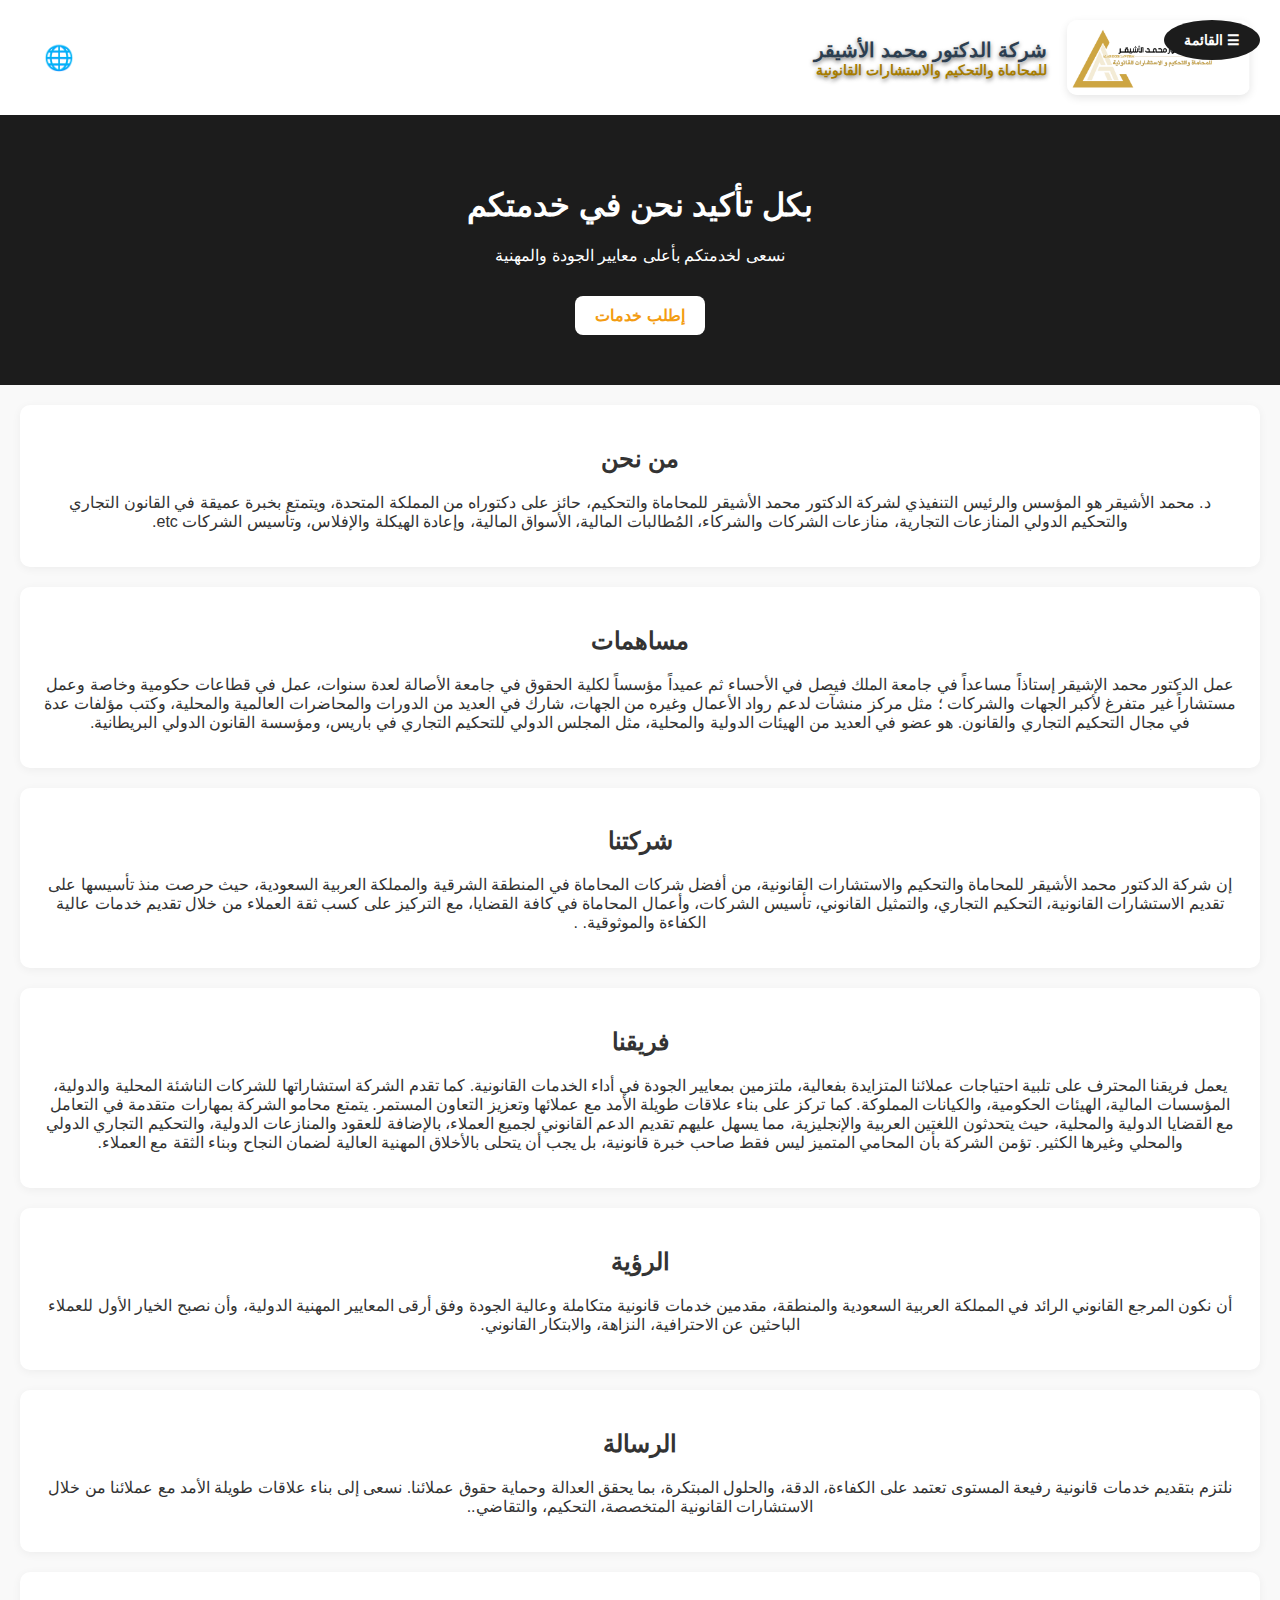
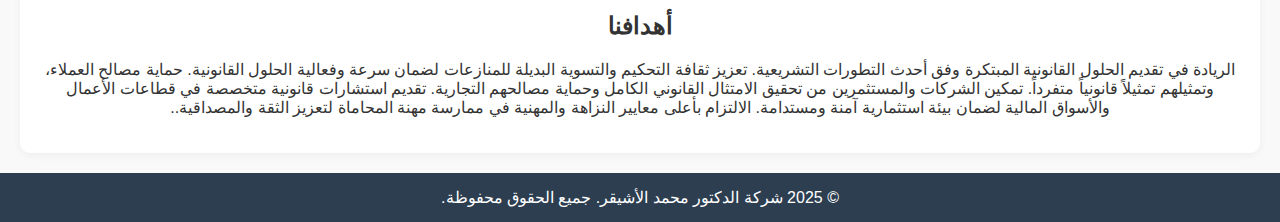
<file: about.html>
<!DOCTYPE html>
<html lang="ar">
<head>
  <meta charset="UTF-8">
  <meta name="viewport" content="width=device-width, initial-scale=1">
  <title>من نحن - شركة الدكتور محمد الأشيقر</title>
  <link rel="stylesheet" href="styles.css">
  <link href="https://fonts.googleapis.com/css2?family=Cairo:wght@400;700&display=swap" rel="stylesheet">
<link rel="manifest" href="manifest.json">
<meta name="theme-color" content="#2C3E50" />
<meta name="apple-mobile-web-app-capable" content="yes">
<meta name="apple-mobile-web-app-status-bar-style" content="black-translucent">
<link rel="apple-touch-icon" href="icons/icon-192.png">
</head>
<body class="app-layout">
  <header class="app-header">
  <div class="header-left">
    <img src="logo.jpg" alt="شعار الأشيقر" class="logo" />
    <div class="logo-text">
      <h1>شركة الدكتور محمد الأشيقر</h1>
      <p>للمحاماة والتحكيم والاستشارات القانونية</p>
    </div>
  </div>

  <div class="header-right">
    <button id="menu-btn" class="toggle-btn" onclick="toggleSidebar()">☰ القائمة</button>
    <button class="lang-btn" onclick="toggleLanguage()">🌐</button>
  </div>
</header>

  <aside class="side-menu hidden" id="sideMenu">
    <nav>
      <ul>
        <li><a href="index.html"> الرئيسية</a></li>
        <li><a href="services.html"> خدماتنا</a></li>
        <li><a href="about.html"> من نحن</a></li>
        <li><a href="clients.html"> عملاؤنا</a></li>
        <li><a href="team.html">أسرتنا</a></li>
        <li><a href="request.html">إطلب خدمة</a></li>
        <li><a href="news.html">الأخبار والمقالات</a></li>
        <li><a href="contact.html"> اتصل بنا</a></li>
      </ul>
    </nav>
  </aside>

  <main class="app-content">
<section class="hero">
      <h1>بكل تأكيد نحن في خدمتكم</h1>
      <p>نسعى لخدمتكم بأعلى معايير الجودة والمهنية</p>
      <a href="request.html" class="cta-button">إطلب خدمات</a>
    </section>
    <section class="card-section">
      <div class="card">
        <h2>من نحن</h2>
        <p>د. محمد الأشيقر هو المؤسس والرئيس التنفيذي لشركة الدكتور محمد الأشيقر للمحاماة والتحكيم، حائز على دكتوراه من المملكة المتحدة، ويتمتع بخبرة عميقة في القانون التجاري والتحكيم الدولي  المنازعات التجارية، منازعات الشركات والشركاء، المُطالبات المالية، الأسواق المالية، وإعادة الهيكلة والإفلاس، وتأسيس الشركات etc.</p>
      </div>
<div class="card">
        <h2>مساهمات </h2>
        <p>عمل الدكتور محمد الإشيقر إستاذاً مساعداً في جامعة الملك فيصل في الأحساء ثم عميداً مؤسساً لكلية الحقوق في جامعة الأصالة لعدة سنوات، عمل في قطاعات حكومية وخاصة وعمل مستشاراً غير متفرغ لأكبر الجهات والشركات ؛ مثل مركز منشآت لدعم رواد الأعمال وغيره من الجهات، شارك في العديد من الدورات والمحاضرات العالمية والمحلية، وكتب مؤلفات عدة في مجال التحكيم التجاري والقانون. هو عضو في العديد من الهيئات الدولية والمحلية، مثل المجلس الدولي للتحكيم التجاري في باريس، ومؤسسة القانون الدولي البريطانية.</p>
      </div>
<div class="card">
        <h2>شركتنا </h2>
        <p>إن شركة الدكتور محمد الأشيقر للمحاماة والتحكيم والاستشارات القانونية، من أفضل شركات المحاماة في المنطقة الشرقية والمملكة العربية السعودية، حيث حرصت منذ تأسيسها على تقديم الاستشارات القانونية، التحكيم التجاري، والتمثيل القانوني، تأسيس الشركات، وأعمال المحاماة في كافة القضايا، مع التركيز على كسب ثقة العملاء من خلال تقديم خدمات عالية الكفاءة والموثوقية.
.</p>
      </div>
<div class="card">
        <h2>فريقنا </h2>
        <p>
يعمل فريقنا المحترف على تلبية احتياجات عملائنا المتزايدة بفعالية، ملتزمين بمعايير الجودة في أداء الخدمات القانونية. كما تقدم الشركة استشاراتها للشركات الناشئة المحلية والدولية، المؤسسات المالية، الهيئات الحكومية، والكيانات المملوكة. كما تركز على بناء علاقات طويلة الأمد مع عملائها وتعزيز التعاون المستمر.
يتمتع محامو الشركة بمهارات متقدمة في التعامل مع القضايا الدولية والمحلية، حيث يتحدثون اللغتين العربية والإنجليزية، مما يسهل عليهم تقديم الدعم القانوني لجميع العملاء، بالإضافة للعقود والمنازعات الدولية، والتحكيم التجاري الدولي والمحلي وغيرها الكثير. تؤمن الشركة بأن المحامي المتميز ليس فقط صاحب خبرة قانونية، بل يجب أن يتحلى بالأخلاق المهنية العالية لضمان النجاح وبناء الثقة مع العملاء.</p>
      </div>
      <div class="card">
        <h2>الرؤية</h2>
        <p>أن نكون المرجع القانوني الرائد في المملكة العربية السعودية والمنطقة، مقدمين خدمات قانونية متكاملة وعالية الجودة وفق أرقى المعايير المهنية الدولية، وأن نصبح الخيار الأول للعملاء الباحثين عن الاحترافية، النزاهة، والابتكار القانوني.
</p>
      </div>
<div class="card">
        <h2> الرسالة</h2>
        <p>نلتزم بتقديم خدمات قانونية رفيعة المستوى تعتمد على الكفاءة، الدقة، والحلول المبتكرة، بما يحقق العدالة وحماية حقوق عملائنا. نسعى إلى بناء علاقات طويلة الأمد مع عملائنا من خلال الاستشارات القانونية المتخصصة، التحكيم، والتقاضي..</p>
      </div>
<div class="card">
        <h2> أهدافنا</h2>
        <p>الريادة في تقديم الحلول القانونية المبتكرة وفق أحدث التطورات التشريعية.
تعزيز ثقافة التحكيم والتسوية البديلة للمنازعات لضمان سرعة وفعالية الحلول القانونية.
حماية مصالح العملاء، وتمثيلهم تمثيلاً قانونياً متفرداً.
تمكين الشركات والمستثمرين من تحقيق الامتثال القانوني الكامل وحماية مصالحهم التجارية.
تقديم استشارات قانونية متخصصة في قطاعات الأعمال والأسواق المالية لضمان بيئة استثمارية آمنة ومستدامة.
الالتزام بأعلى معايير النزاهة والمهنية في ممارسة مهنة المحاماة لتعزيز الثقة والمصداقية..</p>
      </div>
    </section>
  </main>

  <footer class="app-footer">
    © 2025 شركة الدكتور محمد الأشيقر. جميع الحقوق محفوظة.
  </footer>

  
  <script>
   function toggleSidebar() {
  var sidebar = document.querySelector('.side-menu');
  sidebar.classList.toggle('hidden');
}

    function toggleLanguage() {
      const body = document.body;
      if (body.classList.contains('en')) {
        body.classList.remove('en');
        body.setAttribute('lang', 'ar');
      } else {
        body.classList.add('en');
        body.setAttribute('lang', 'en');
      }
    }
    function toggleLanguage() {
      alert('🚧 سيتم دعم اللغة الإنجليزية قريبًا');
    }
 if ('serviceWorker' in navigator) {
    navigator.serviceWorker.register('service-worker.js');
  }
  </script>
</body>
</html>
</file>
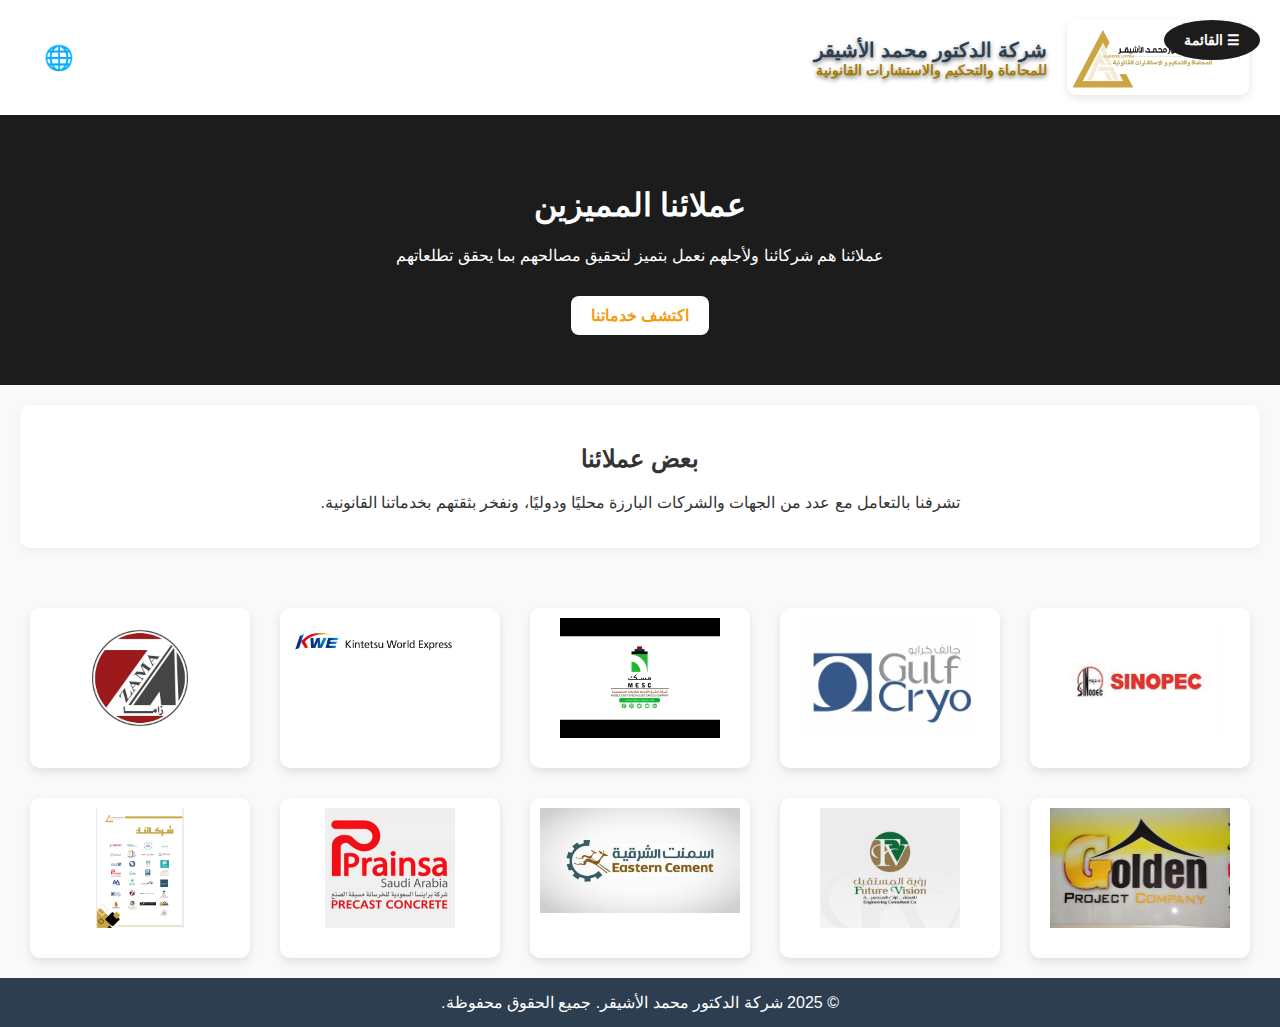
<file: clients.html>
<!DOCTYPE html>
<html lang="ar">
<head>
  <meta charset="UTF-8">
  <meta name="viewport" content="width=device-width, initial-scale=1">
  <title>عملاؤنا - شركة الدكتور محمد الأشيقر</title>
  <link rel="stylesheet" href="styles.css">
  <link href="https://fonts.googleapis.com/css2?family=Cairo:wght@400;700&display=swap" rel="stylesheet">
<link rel="manifest" href="manifest.json">
<meta name="theme-color" content="#2C3E50" />
<meta name="apple-mobile-web-app-capable" content="yes">
<meta name="apple-mobile-web-app-status-bar-style" content="black-translucent">
<link rel="apple-touch-icon" href="icons/icon-192.png">
</head>
<body class="app-layout">
  <header class="app-header">
  <div class="header-left">
    <img src="logo.jpg" alt="شعار الأشيقر" class="logo" />
    <div class="logo-text">
      <h1>شركة الدكتور محمد الأشيقر</h1>
      <p>للمحاماة والتحكيم والاستشارات القانونية</p>
    </div>
  </div>

  <div class="header-right">
    <button id="menu-btn" class="toggle-btn" onclick="toggleSidebar()">☰ القائمة</button>
    <button class="lang-btn" onclick="toggleLanguage()">🌐</button>
  </div>
</header>

  <aside class="side-menu hidden" id="sideMenu">
    <nav>
       <ul>
        <li><a href="index.html"> الرئيسية</a></li>
        <li><a href="services.html"> خدماتنا</a></li>
        <li><a href="about.html"> من نحن</a></li>
        <li><a href="clients.html"> عملاؤنا</a></li>
        <li><a href="team.html">أسرتنا</a></li>
        <li><a href="request.html">إطلب خدمة</a></li>
        <li><a href="news.html">الأخبار والمقالات</a></li>
        <li><a href="contact.html"> اتصل بنا</a></li>
      </ul>
    </nav>
  </aside>

  <main class="app-content">
<section class="hero">
      <h1>عملائنا المميزين</h1>
      <p>عملائنا هم شركائنا ولأجلهم نعمل بتميز لتحقيق مصالحهم بما يحقق تطلعاتهم</p>
      <a href="services.html" class="cta-button">اكتشف خدماتنا</a>
    </section>
    <section class="card-section">
      <div class="card">
        <h2>بعض عملائنا</h2>
        <p>تشرفنا بالتعامل مع عدد من الجهات والشركات البارزة محليًا ودوليًا، ونفخر بثقتهم بخدماتنا القانونية.</p>
      </div>
 <div class="grid">
    <a href="https://www.sinopecgroup.com/group/en/" target="_blank">
      <img src="css/PHOTO-2025-03-27-01-29-46 3.jpg" alt="SINOPEC">
    </a>
    
    <a href="https://www.gulfcryo.com/" target="_blank">
      <img src="css/PHOTO-2025-03-27-01-29-46 2.jpg" alt="Gulf Cryo">
    </a>
    
    <a href="#" target="_blank">
      <img src="css/PHOTO-2025-03-27-01-29-48.jpg" alt="Future Vision">
    </a>
    
    <a href="https://www.easterncement.com.sa/" target="_blank">
      <img src="css/PHOTO-2025-03-27-01-29-49.jpg" alt="Eastern Cement">
    </a>
    
    <a href="https://www.kwe.com/" target="_blank">
      <img src="css/PHOTO-2025-03-27-01-29-50.jpg" alt="KWE">
    </a>
    
    <a href="#" target="_blank">
      <img src="css/PHOTO-2025-03-27-01-29-51.jpg" alt="ZAMA">
    </a>
    
    <a href="#" target="_blank">
      <img src="css/PHOTO-2025-03-27-01-29-52.jpg" alt="Golden Project">
    </a>
    
    <a href="#" target="_blank">
      <img src="css/PHOTO-2025-03-27-01-29-53.jpg" alt="Prainsa">
    </a>
    
    <a href="https://www.mesccables.com/" target="_blank">
      <img src="css/PHOTO-2025-03-27-01-29-54.jpg" alt="MESC">
    </a>
    
    <a href="#" target="_blank">
      <img src="css/PHOTO-2025-03-27-01-29-55.jpg" alt="Clients">
    </a>
    
</div>
    </section>
  </main>

  <footer class="app-footer">
    © 2025 شركة الدكتور محمد الأشيقر. جميع الحقوق محفوظة.
  </footer>

  
  <script>
    function toggleSidebar() {
  var sidebar = document.querySelector('.side-menu');
  sidebar.classList.toggle('hidden');
}

    function toggleLanguage() {
      const body = document.body;
      if (body.classList.contains('en')) {
        body.classList.remove('en');
        body.setAttribute('lang', 'ar');
      } else {
        body.classList.add('en');
        body.setAttribute('lang', 'en');
      }
    }
    function toggleLanguage() {
      alert('🚧 سيتم دعم اللغة الإنجليزية قريبًا');
    }
 if ('serviceWorker' in navigator) {
    navigator.serviceWorker.register('service-worker.js');
  }
  </script>
</body>
</html>
</file>
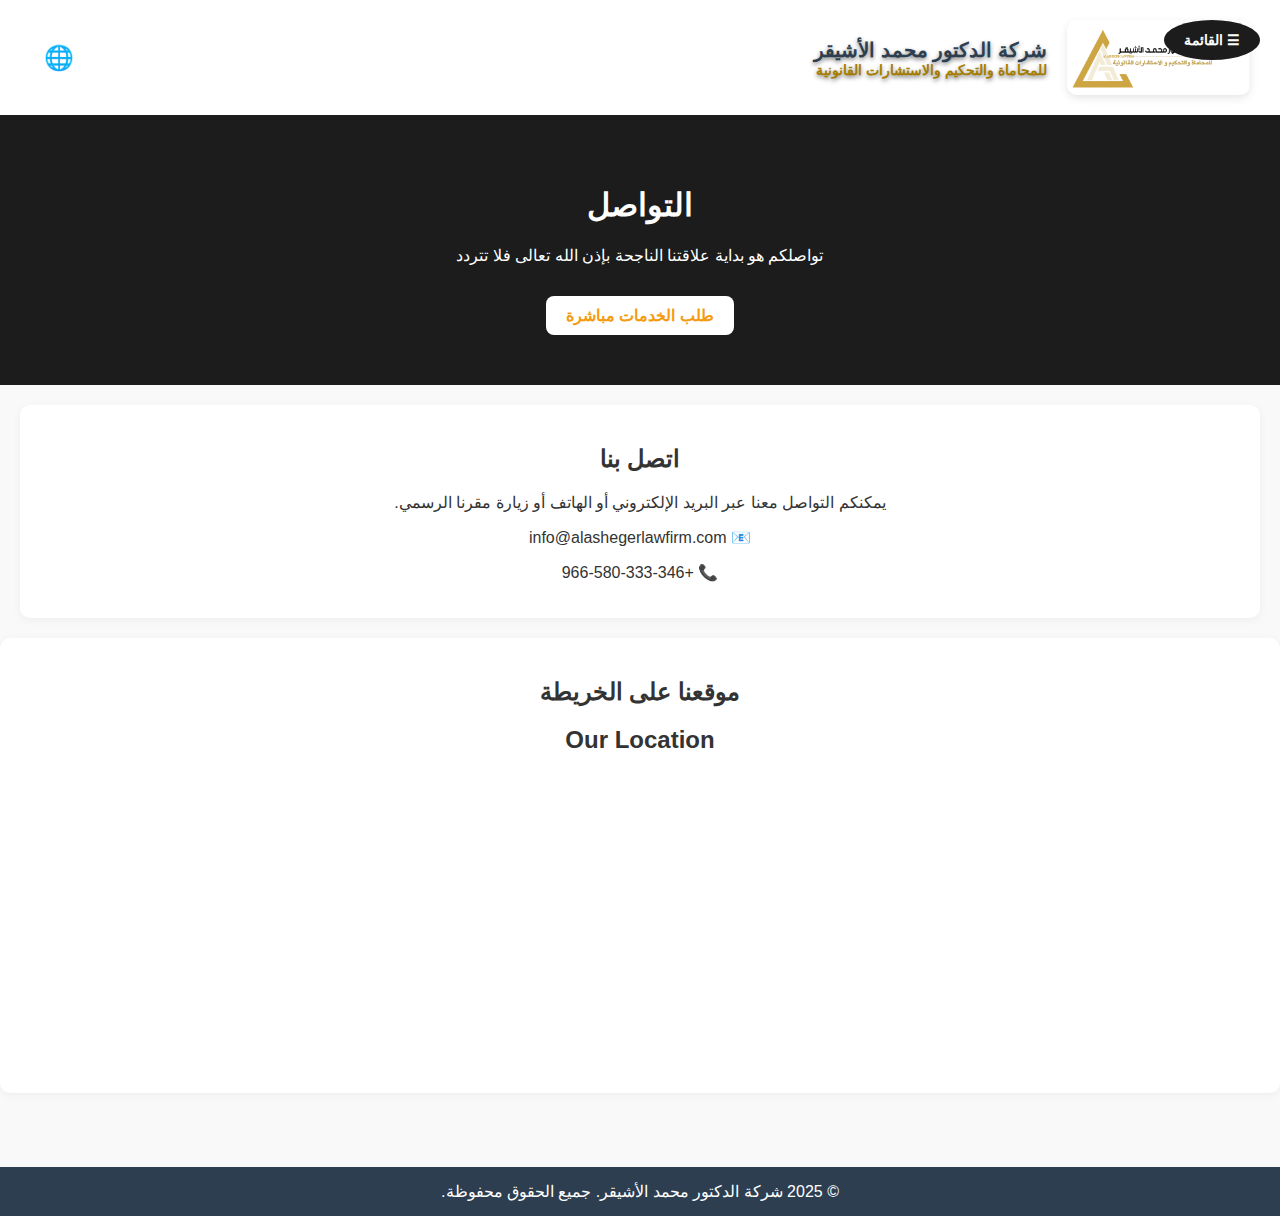
<file: contact.html>
<!DOCTYPE html>
<html lang="ar">
<head>
  <meta charset="UTF-8">
  <meta name="viewport" content="width=device-width, initial-scale=1">
  <title>اتصل بنا - شركة الدكتور محمد الأشيقر</title>
  <link rel="stylesheet" href="styles.css">
  <link href="https://fonts.googleapis.com/css2?family=Cairo:wght@400;700&display=swap" rel="stylesheet">
 <!-- إضافة مكتبة أيقونات Font Awesome -->
    <link rel="stylesheet" href="https://cdnjs.cloudflare.com/ajax/libs/font-awesome/5.15.4/css/all.min.css">
<link rel="manifest" href="manifest.json">
<meta name="theme-color" content="#2C3E50" />
<meta name="apple-mobile-web-app-capable" content="yes">
<meta name="apple-mobile-web-app-status-bar-style" content="black-translucent">
<link rel="apple-touch-icon" href="icons/icon-192.png">
</head>
<body class="app-layout">
  <header class="app-header">
  <div class="header-left">
    <img src="logo.jpg" alt="شعار الأشيقر" class="logo" />
    <div class="logo-text">
      <h1>شركة الدكتور محمد الأشيقر</h1>
      <p>للمحاماة والتحكيم والاستشارات القانونية</p>
    </div>
  </div>

  <div class="header-right">
    <button id="menu-btn" class="toggle-btn" onclick="toggleSidebar()">☰ القائمة</button>
    <button class="lang-btn" onclick="toggleLanguage()">🌐</button>
  </div>
</header>

  <aside class="side-menu hidden" id="sideMenu">
    <nav>
      <ul>
        <li><a href="index.html"> الرئيسية</a></li>
        <li><a href="services.html"> خدماتنا</a></li>
        <li><a href="about.html"> من نحن</a></li>
        <li><a href="clients.html"> عملاؤنا</a></li>
        <li><a href="team.html">أسرتنا</a></li>
        <li><a href="request.html">إطلب خدمة</a></li>
        <li><a href="news.html">الأخبار والمقالات</a></li>
        <li><a href="contact.html"> اتصل بنا</a></li>
      </ul>
    </nav>
  </aside>

  <main class="app-content">
<section class="hero">
      <h1>التواصل</h1>
      <p>تواصلكم هو بداية علاقتنا الناجحة بإذن الله تعالى فلا تتردد</p>
      <a href="request.html" class="cta-button">طلب الخدمات مباشرة</a>
    </section>
    <section class="card-section">
      <div class="card">
        <h2>اتصل بنا</h2>
        <p>يمكنكم التواصل معنا عبر البريد الإلكتروني أو الهاتف أو زيارة مقرنا الرسمي.</p>
        <p>📧 info@alashegerlawfirm.com</p>
        <p>📞 +966-580-333-346</p>
      </div>
    </section>
<section class="card">
  <h2 class="lang-ar">موقعنا على الخريطة</h2>
  <h2 class="lang-en hidden">Our Location</h2>
  <div style="width: 100%; height: 300px;">
    <iframe src="https://www.google.com/maps/embed?pb=!1m18!1m12!1m3!1d3575.856253100803!2d50.20156651066036!3d26.33115377690261!2m3!1f0!2f0!3f0!3m2!1i1024!2i768!4f13.1!3m3!1m2!1s0x3e49e844c659f569%3A0x9d163a76cddbb06b!2z2YXZg9iq2Kgg2KfZhNiv2YPYqtmI2LEg2YXYrdmF2K8g2KfZhNin2LTZitmC2LEg2YTZhNmF2K3Yp9mF2KfYqSDZiNin2YTYpdiz2KrYtNin2LHYp9iqINin2YTZgtin2YbZiNmG2YrYqQ!5e0!3m2!1sen!2ssa!4v1742964664559!5m2!1sen!2ssa" width="300" height="200" style="border:0;" allowfullscreen="" loading="lazy" referrerpolicy="no-referrer-when-downgrade"></iframe>
  </div>
</section>
 <!-- إضافة وسائل التواصل الاجتماعي -->
    <section id="social-media">
        <a href="https://www.facebook.com/yourpage" target="_blank"><i class="fab fa-facebook-f"></i></a>
        <a href="https://twitter.com/yourprofile" target="_blank"><i class="fab fa-twitter"></i></a>
        <a href="https://www.instagram.com/yourprofile" target="_blank"><i class="fab fa-instagram"></i></a>
        <a href="https://wsend.co/966580333346" target="_blank"><i class="fab fa-whatsapp"></i></a>
    </section>
  </main>
<style>
/* وسائل التواصل الاجتماعي */
#social-media {
    text-align: center;
    margin: 20px 0;
}

#social-media a {
    margin: 0 10px;
    font-size: 30px;
    color: #333;
    text-decoration: none;
    transition: color 0.3s;
}

#social-media a:hover {
    color: #f39c12;
}

</style>
  <footer class="app-footer">
    © 2025 شركة الدكتور محمد الأشيقر. جميع الحقوق محفوظة.
  </footer>

  
  <script>
   function toggleSidebar() {
  var sidebar = document.querySelector('.side-menu');
  sidebar.classList.toggle('hidden');
}

    function toggleLanguage() {
      const body = document.body;
      if (body.classList.contains('en')) {
        body.classList.remove('en');
        body.setAttribute('lang', 'ar');
      } else {
        body.classList.add('en');
        body.setAttribute('lang', 'en');
      }
    }
    function toggleLanguage() {
      alert('🚧 سيتم دعم اللغة الإنجليزية قريبًا');
    }
  if ('serviceWorker' in navigator) {
    navigator.serviceWorker.register('service-worker.js');
  }

  </script>
</body>
</html>
</file>
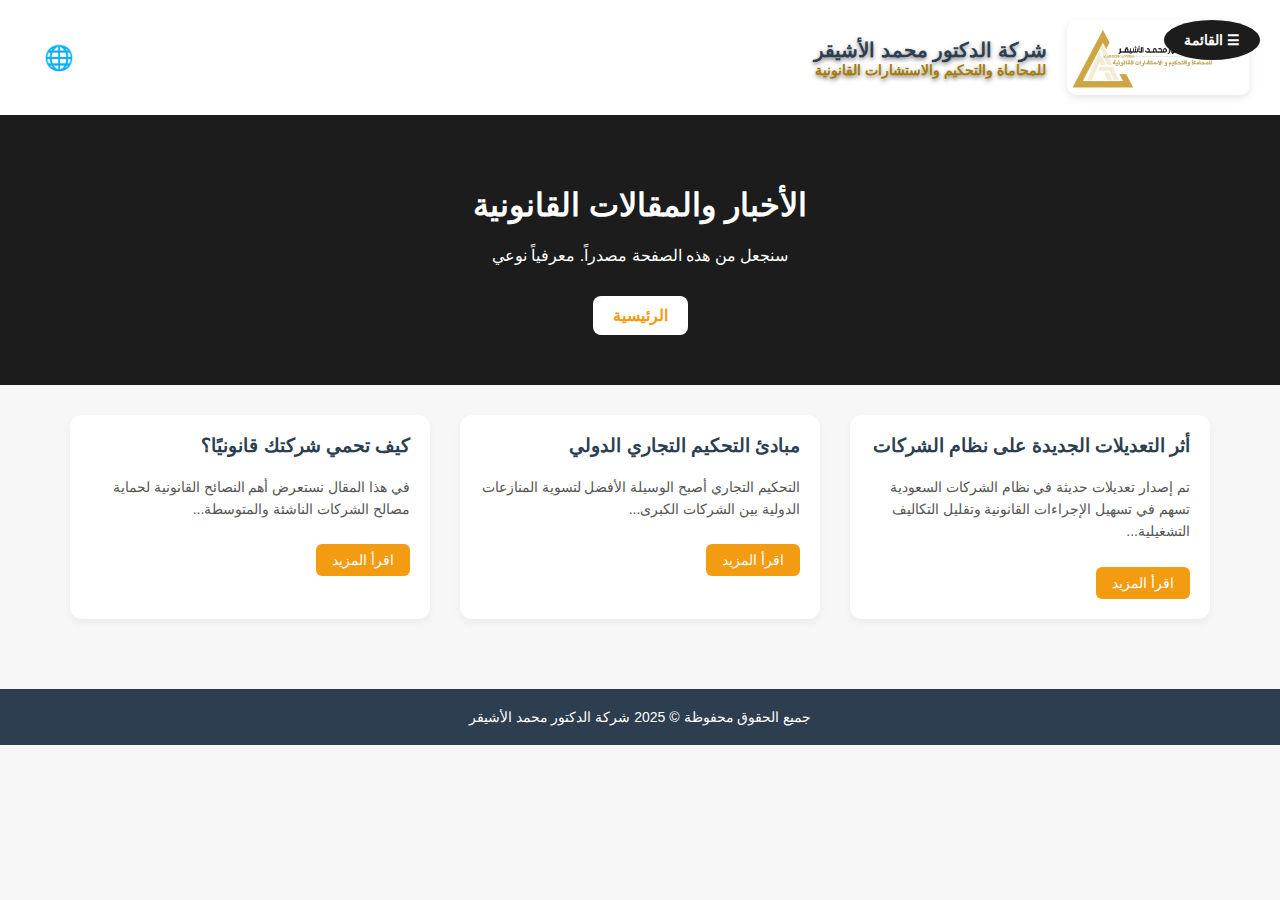
<file: news.html>
<!DOCTYPE html>
<html lang="ar">
<head>
  <meta charset="UTF-8" />
  <meta name="viewport" content="width=device-width, initial-scale=1">
  <title>شركة الدكتور محمد الأشيقر</title>
  <link rel="stylesheet" href="styles.css">
  <link href="https://fonts.googleapis.com/css2?family=Cairo:wght@400;700&display=swap" rel="stylesheet">
<link rel="manifest" href="manifest.json">
<meta name="theme-color" content="#2C3E50" />
<meta name="apple-mobile-web-app-capable" content="yes">
<meta name="apple-mobile-web-app-status-bar-style" content="black-translucent">
<link rel="apple-touch-icon" href="icons/icon-192.png">
</head>
<body class="app-layout">
  <header class="app-header">
  <div class="header-left">
    <img src="logo.jpg" alt="شعار الأشيقر" class="logo" />
    <div class="logo-text">
      <h1>شركة الدكتور محمد الأشيقر</h1>
      <p>للمحاماة والتحكيم والاستشارات القانونية</p>
    </div>
  </div>

  <div class="header-right">
    <button id="menu-btn" class="toggle-btn" onclick="toggleSidebar()">☰ القائمة</button>
    <button class="lang-btn" onclick="toggleLanguage()">🌐</button>
  </div>
</header>
</body>
  <style>
    body {
      font-family: 'Cairo', sans-serif;
      background: #f7f7f7;
      margin: 0;
      padding: 0;
      direction: rtl;
      text-align: right;
    }

    header {
      background-color: #2C3E50;
      color: white;
      padding: 30px;
      text-align: center;
    }

    header h1 {
      margin: 0;
      font-size: 28px;
    }

    .container {
      padding: 30px 20px;
      display: flex;
      flex-wrap: wrap;
      gap: 30px;
      justify-content: center;
    }

    .article-card {
      background-color: white;
      border-radius: 12px;
      box-shadow: 0 4px 8px rgba(0,0,0,0.05);
      padding: 20px;
      max-width: 320px;
      flex: 1;
      transition: 0.3s;
    }

    .article-card:hover {
      box-shadow: 0 6px 12px rgba(0,0,0,0.1);
    }

    .article-card h3 {
      margin-top: 0;
      color: #2C3E50;
    }

    .article-card p {
      color: #555;
      font-size: 14px;
      line-height: 1.6;
    }

    .read-more {
      display: inline-block;
      margin-top: 10px;
      background-color: #f39c12;
      color: white;
      padding: 8px 16px;
      border-radius: 6px;
      text-decoration: none;
      font-size: 14px;
    }

    .read-more:hover {
      background-color: #e67e22;
    }

    footer {
      background-color: #2C3E50;
      color: white;
      text-align: center;
      padding: 20px;
      font-size: 14px;
      margin-top: 40px;
    }
  </style>
<body>

<aside class="side-menu hidden" id="sideMenu">
    <nav>
      <ul>
        <li><a href="index.html"> الرئيسية</a></li>
        <li><a href="services.html"> خدماتنا</a></li>
        <li><a href="about.html"> من نحن</a></li>
        <li><a href="clients.html"> عملاؤنا</a></li>
        <li><a href="team.html">أسرتنا</a></li>
        <li><a href="request.html">إطلب خدمة</a></li>
        <li><a href="news.html">الأخبار والمقالات</a></li>
        <li><a href="contact.html"> اتصل بنا</a></li>
      </ul>
    </nav>
  </aside>
</header>
<style>
  .main-nav ul {
    list-style: none;
    margin: 0;
    padding: 0;
    display: flex;
    flex-wrap: wrap;
    justify-content: center;
    background-color: #2C3E50;
  }

  .main-nav ul li {
    margin: 0;
  }

  .main-nav ul li a {
    display: block;
    padding: 15px 20px;
    color: white;
    text-decoration: none;
    font-weight: bold;
    transition: background 0.3s;
  }

  .main-nav ul li a:hover {
    background-color: #f39c12;
  }
</style>

  
<section class="hero">
      <h1>الأخبار والمقالات القانونية</h1>
      <p>سنجعل من هذه الصفحة مصدراً. معرفياً نوعي </p>
      <a href="index.html" class="cta-button">الرئيسية</a>
    </section>
</header>

<section class="container">
  <div class="article-card">
    <h3>أثر التعديلات الجديدة على نظام الشركات</h3>
    <p>تم إصدار تعديلات حديثة في نظام الشركات السعودية تسهم في تسهيل الإجراءات القانونية وتقليل التكاليف التشغيلية...</p>
    <a href="#" class="read-more">اقرأ المزيد</a>
  </div>
  <div class="article-card">
    <h3>مبادئ التحكيم التجاري الدولي</h3>
    <p>التحكيم التجاري أصبح الوسيلة الأفضل لتسوية المنازعات الدولية بين الشركات الكبرى...</p>
    <a href="#" class="read-more">اقرأ المزيد</a>
  </div>
  <div class="article-card">
    <h3>كيف تحمي شركتك قانونيًا؟</h3>
    <p>في هذا المقال نستعرض أهم النصائح القانونية لحماية مصالح الشركات الناشئة والمتوسطة...</p>
    <a href="#" class="read-more">اقرأ المزيد</a>
  </div>
</section>

<footer>
  جميع الحقوق محفوظة © 2025 شركة الدكتور محمد الأشيقر
</footer>
 <script>
    function toggleSidebar() {
  var sidebar = document.querySelector('.side-menu');
  sidebar.classList.toggle('hidden');
}

    function toggleLanguage() {
      const body = document.body;
      if (body.classList.contains('en')) {
        body.classList.remove('en');
        body.setAttribute('lang', 'ar');
      } else {
        body.classList.add('en');
        body.setAttribute('lang', 'en');
      }
    }
    function toggleLanguage() {
      alert('🚧 سيتم دعم اللغة الإنجليزية قريبًا');
    }
function openOverlay() {
      document.getElementById('alashegerOverlay').style.display = 'flex';
    }
    function closeOverlay() {
      document.getElementById('alashegerOverlay').style.display = 'none';
    }
    function goToPlatform() {
      window.location.href = "https://alashegerpro.com";
    }

  if ('serviceWorker' in navigator) {
    navigator.serviceWorker.register('service-worker.js');
  }

  </script>
</body>
</html>
</file>
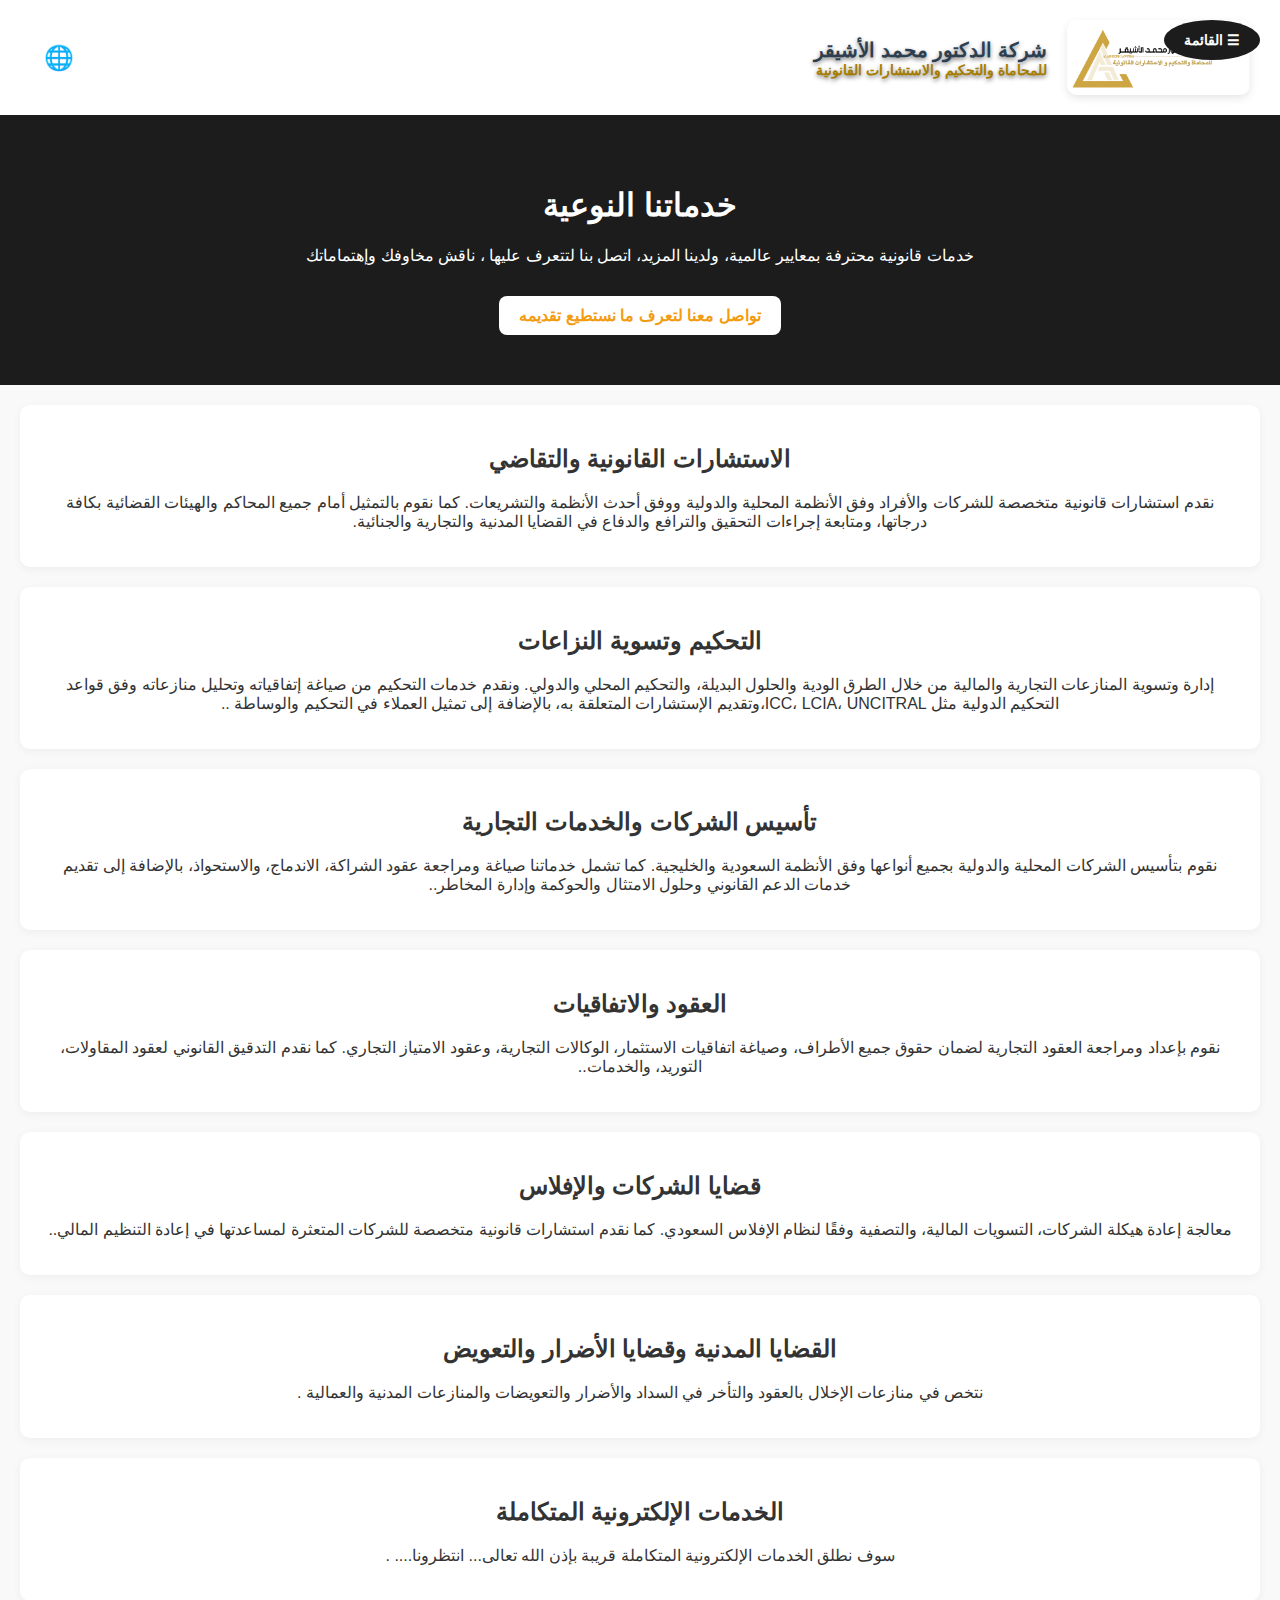
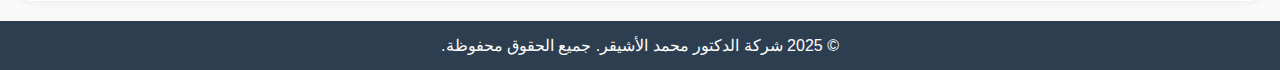
<file: services.html>
<!DOCTYPE html>
<html lang="ar">
<head>
  <meta charset="UTF-8">
  <meta name="viewport" content="width=device-width, initial-scale=1">
  <title>خدماتنا - شركة الدكتور محمد الأشيقر</title>
  <link rel="stylesheet" href="styles.css">
  <link href="https://fonts.googleapis.com/css2?family=Cairo:wght@400;700&display=swap" rel="stylesheet">
<link rel="manifest" href="manifest.json">
<meta name="theme-color" content="#2C3E50" />
<meta name="apple-mobile-web-app-capable" content="yes">
<meta name="apple-mobile-web-app-status-bar-style" content="black-translucent">
<link rel="apple-touch-icon" href="icons/icon-192.png">
</head>
<body class="app-layout">
  <header class="app-header">
  <div class="header-left">
    <img src="logo.jpg" alt="شعار الأشيقر" class="logo" />
    <div class="logo-text">
      <h1>شركة الدكتور محمد الأشيقر</h1>
      <p>للمحاماة والتحكيم والاستشارات القانونية</p>
    </div>
  </div>

  <div class="header-right">
    <button id="menu-btn" class="toggle-btn" onclick="toggleSidebar()">☰ القائمة</button>
    <button class="lang-btn" onclick="toggleLanguage()">🌐</button>
  </div>
</header>

  <aside class="side-menu hidden" id="sideMenu">
    <nav>
      <ul>
        <li><a href="index.html"> الرئيسية</a></li>
        <li><a href="services.html"> خدماتنا</a></li>
        <li><a href="about.html"> من نحن</a></li>
        <li><a href="clients.html"> عملاؤنا</a></li>
        <li><a href="team.html">أسرتنا</a></li>
        <li><a href="request.html">إطلب خدمة</a></li>
        <li><a href="news.html">الأخبار والمقالات</a></li>
        <li><a href="contact.html"> اتصل بنا</a></li>
      </ul>
    </nav>
  </aside>

  <main class="app-content">
<section class="hero">
      <h1>خدماتنا النوعية</h1>
      <p>خدمات قانونية محترفة بمعايير عالمية، ولدينا المزيد، اتصل بنا لتتعرف عليها ، ناقش مخاوفك وإهتماماتك</p>
      <a href="contact.html" class="cta-button">تواصل معنا لتعرف ما نستطيع تقديمه</a>
    </section>
    <section class="card-section">
      <div class="card">
        <h2>الاستشارات القانونية والتقاضي</h2>
        <p>نقدم استشارات قانونية متخصصة للشركات والأفراد وفق الأنظمة المحلية والدولية ووفق أحدث الأنظمة والتشريعات. كما نقوم بالتمثيل أمام جميع المحاكم والهيئات القضائية بكافة درجاتها، ومتابعة إجراءات التحقيق والترافع والدفاع في القضايا المدنية والتجارية والجنائية.</p>
      </div>
      <div class="card">
        <h2>التحكيم وتسوية النزاعات</h2>
        <p>إدارة وتسوية المنازعات التجارية والمالية من خلال الطرق الودية والحلول البديلة، والتحكيم المحلي والدولي. ونقدم خدمات التحكيم من صياغة إتفاقياته وتحليل منازعاته وفق قواعد التحكيم الدولية مثل ICC، LCIA، UNCITRAL،وتقديم الإستشارات المتعلقة به، بالإضافة إلى تمثيل العملاء في التحكيم والوساطة   ..</p>
      </div>
      <div class="card">
        <h2>تأسيس الشركات والخدمات التجارية </h2>
        <p>  نقوم بتأسيس الشركات المحلية والدولية بجميع أنواعها وفق الأنظمة السعودية والخليجية. كما تشمل خدماتنا صياغة ومراجعة عقود الشراكة، الاندماج، والاستحواذ، بالإضافة إلى تقديم خدمات الدعم القانوني وحلول الامتثال والحوكمة وإدارة المخاطر..</p>
      </div>
      <div class="card">
        <h2> العقود والاتفاقيات</h2>
        <p>نقوم بإعداد ومراجعة العقود التجارية لضمان حقوق جميع الأطراف، وصياغة اتفاقيات الاستثمار، الوكالات التجارية، وعقود الامتياز التجاري. كما نقدم التدقيق القانوني لعقود المقاولات، التوريد، والخدمات..</p>
      </div>
      <div class="card">
        <h2>قضايا الشركات والإفلاس</h2>
        <p>معالجة إعادة هيكلة الشركات، التسويات المالية، والتصفية وفقًا لنظام الإفلاس السعودي. كما نقدم استشارات قانونية متخصصة للشركات المتعثرة لمساعدتها في إعادة التنظيم المالي..</p>
      </div>
      <div class="card">
        <h2>القضايا المدنية وقضايا الأضرار والتعويض </h2>
        <p>نتخص في منازعات الإخلال بالعقود والتأخر في السداد والأضرار والتعويضات والمنازعات المدنية والعمالية .</p>
      </div>
 <div class="card">
        <h2>الخدمات الإلكترونية المتكاملة  </h2>
        <p>سوف نطلق الخدمات الإلكترونية المتكاملة قريبة بإذن الله تعالى... انتظرونا.... .</p>
      </div>
    </section>
  </main>

  <footer class="app-footer">
    © 2025 شركة الدكتور محمد الأشيقر. جميع الحقوق محفوظة.
  </footer>

  
  <script>
    function toggleSidebar() {
  var sidebar = document.querySelector('.side-menu');
  sidebar.classList.toggle('hidden');
}

    function toggleLanguage() {
      const body = document.body;
      if (body.classList.contains('en')) {
        body.classList.remove('en');
        body.setAttribute('lang', 'ar');
      } else {
        body.classList.add('en');
        body.setAttribute('lang', 'en');
      }
    }
    function toggleLanguage() {
      alert('🚧 سيتم دعم اللغة الإنجليزية قريبًا');
    }
  if ('serviceWorker' in navigator) {
    navigator.serviceWorker.register('service-worker.js');
  }

  </script>
</body>
</html>
</file>
<file: styles.css>
body {
      margin: 0;
      font-family: 'Cairo', sans-serif;
      direction: rtl;
      background-color: #f9f9f9;
    }

 
   .app-header {
  display: flex;
  justify-content: space-between;
  align-items: center;
  padding: 20px 30px;
  background-color: #fff;
  box-shadow: 0 2px 10px rgba(0,0,0,0.08);
  direction: rtl;
}

.header-left {
  display: flex;
  align-items: center;
  gap: 20px;
}

.logo {
  height: 75px;
  border-radius: 10px;
  box-shadow: 0 3px 8px rgba(0,0,0,0.1);
}

.logo-text h1 {
  margin: 0;
  font-size: 20px;
  color: #2C3E50;
  font-weight: bold;
}

.logo-text p {
  margin: 0;
  font-size: 14px;
  color: #A67C00;
}

.header-right {
  display: flex;
  gap: 10px;
}

.toggle-btn, .lang-btn {
  background-color: #2C3E50;
  color: #fff;
  padding: 10px 14px;
  border: none;
  border-radius: 6px;
  font-size: 14px;
  cursor: pointer;
}
.toggle-btn:hover, .lang-btn:hover {
  background-color: #1A252F;
}


.alasheger-icon {
      position: fixed;
      bottom: 20px;
      right: 20px;
      background-color: #2C3E50;
      color: white;
      padding: 15px 20px;
      border-radius: 50px;
      cursor: pointer;
      font-weight: bold;
      font-size: 16px;
      box-shadow: 0 4px 12px rgba(0,0,0,0.2);
      transition: background 0.3s;
      z-index: 999;
    }
    .alasheger-icon:hover {
      background-color: #f39c12;
      color: white;
    }
    .alasheger-overlay {
      display: none;
      position: fixed;
      inset: 0;
      background-color: rgba(0,0,0,0.7);
      z-index: 1000;
      justify-content: center;
      align-items: center;
    }
    .alasheger-content {
      background: white;
      color: #2C3E50;
      padding: 30px;
      border-radius: 12px;
      max-width: 500px;
      text-align: center;
      position: relative;
      animation: fadeIn 0.5s ease;
    }
    .alasheger-content h2 {
      margin-top: 0;
      font-size: 24px;
    }
    .alasheger-content p {
      font-size: 16px;
      margin: 15px 0;
    }

body {
  transition: all 0.3s ease-in-out;

  font-family: 'Cairo', sans-serif;
  margin: 0;
  padding: 0;
  background: #f9f9f9;
  color: #333;
  direction: rtl;
}


.logo-text {
  font-size: 28px;
  font-weight: bold;
  color: white;
  text-shadow: 0 2px 4px rgba(0,0,0,0.5);
}

.app-logo {
  max-height: 100px;
  border-radius: 12px;
  box-shadow: 0 2px 5px rgba(0,0,0,0.2);
  height: 50px;
}

.menu-toggle, .lang-btn {
  background: none;
  border: none;
  color: red;
  font-size: 24px;
  cursor: pointer;
}

.side-menu {
  background-color: #34495E;
  color: white;
  width: 250px;
  position: fixed;
  top: 60px;
  right: 0;
  height: 100%;
  padding: 20px;
  transition: transform 0.3s ease-in-out;
}

.side-menu.hidden {
  transform: translateX(100%);
}

.side-menu ul {
  list-style: none;
  padding: 0;
}

.side-menu ul li {
  margin-bottom: 15px;
}

.side-menu ul li a {
  color: white;
  text-decoration: none;
  font-size: 18px;
}

.hero {
  background: #1C1C1C;
  color: white;
  padding: 50px 20px;
  text-align: center;
}

.cta-button {
  background-color: #fff;
  color: #f39c12;
  padding: 10px 20px;
  font-size: 16px;
  border: none;
  border-radius: 8px;
  text-decoration: none;
  font-weight: bold;
  margin-top: 15px;
  display: inline-block;
}

.card-section {
  display: flex;
  flex-direction: column;
  padding: 20px;
  gap: 20px;
}

.card {
  background: white;
  border-radius: 10px;
  padding: 20px;
  box-shadow: 0 2px 10px rgba(0,0,0,0.05);
  text-align: center;
}

.app-footer {
  background: #2C3E50;
  color: white;
  text-align: center;
  padding: 15px;
}

body.en {
  direction: ltr;
  text-align: left;
}

body.en .app-header {
  flex-direction: row-reverse;
}

body.en .side-menu {
  right: auto;
  left: 0;
}

/* وسائل التواصل الاجتماعي */
#social-media {
    text-align: center;
    margin: 20px 0;
}

#social-media a {
    margin: 0 10px;
    font-size: 30px;
    color: #333;
    text-decoration: none;
    transition: color 0.3s;
}

#social-media a:hover {
    color: #f39c12;
}
  /* زر القائمة الجانبية */
        .toggle-btn {
            position: fixed;
            top: 20px;
            right: 20px;
            background-color: #1C1C1C;
            color: white;
            padding: 12px 20px;
            border-radius: 50%;
            border: none;
            cursor: pointer;
            z-index: 1200;
        }

        .toggle-btn.hidden {
            display: block;
        }

        .toggle-btn:hover {
            background-color: #ff4757;
        }

        .sidebar.open + .toggle-btn {
            display: none;
        }

.form-container {
      max-width: 600px;
      margin: 40px auto;
      background-color: white;
      padding: 30px;
      border-radius: 10px;
      box-shadow: 0 4px 12px rgba(0,0,0,0.05);
    }

    .form-group {
      margin-bottom: 20px;
    }

    label {
      display: block;
      font-weight: bold;
      margin-bottom: 8px;
    }

    input, select, textarea {
      width: 100%;
      padding: 12px;
      border: 1px solid #ccc;
      border-radius: 6px;
      font-size: 15px;
    }

    button {
      background-color: #f39c12;
      color: white;
      padding: 12px 30px;
      border: none;
      border-radius: 6px;
      font-size: 16px;
      cursor: pointer;
      font-weight: bold;
    }

    button:hover {
      background-color: #e67e22;
    }

    .note {
      background-color: #fff3cd;
      color: #856404;
      padding: 10px 15px;
      border-radius: 6px;
      font-size: 14px;
      margin-top: 10px;
    }

.payment-box {
      max-width: 500px;
      margin: 60px auto;
      background-color: white;
      padding: 30px;
      border-radius: 10px;
      box-shadow: 0 4px 12px rgba(0,0,0,0.05);
    }

.payment-box h2 {
      color: #2C3E50;
    }

    .payment-box p {
      font-size: 16px;
      margin-bottom: 30px;
    }

    .pay-button {
      background-color: #f39c12;
      color: white;
      padding: 15px 30px;
      border: none;
      border-radius: 6px;
      font-size: 18px;
      font-weight: bold;
      text-decoration: none;
      display: inline-block;
      transition: background 0.3s;
    }

    .pay-button:hover {
      background-color: #e67e22;
    }

.grid {
      display: flex;
      flex-wrap: wrap;
      justify-content: center;
      gap: 30px;
      margin-top: 40px;
    }
    .grid a {
      display: block;
      width: 200px;
      height: 140px;
      background-color: white;
      border-radius: 10px;
      box-shadow: 0 4px 10px rgba(0,0,0,0.1);
      overflow: hidden;
      text-align: center;
      padding: 10px;
    }
    .grid img {
      max-width: 100%;
      max-height: 120px;
      object-fit: contain;
    }
</file>
